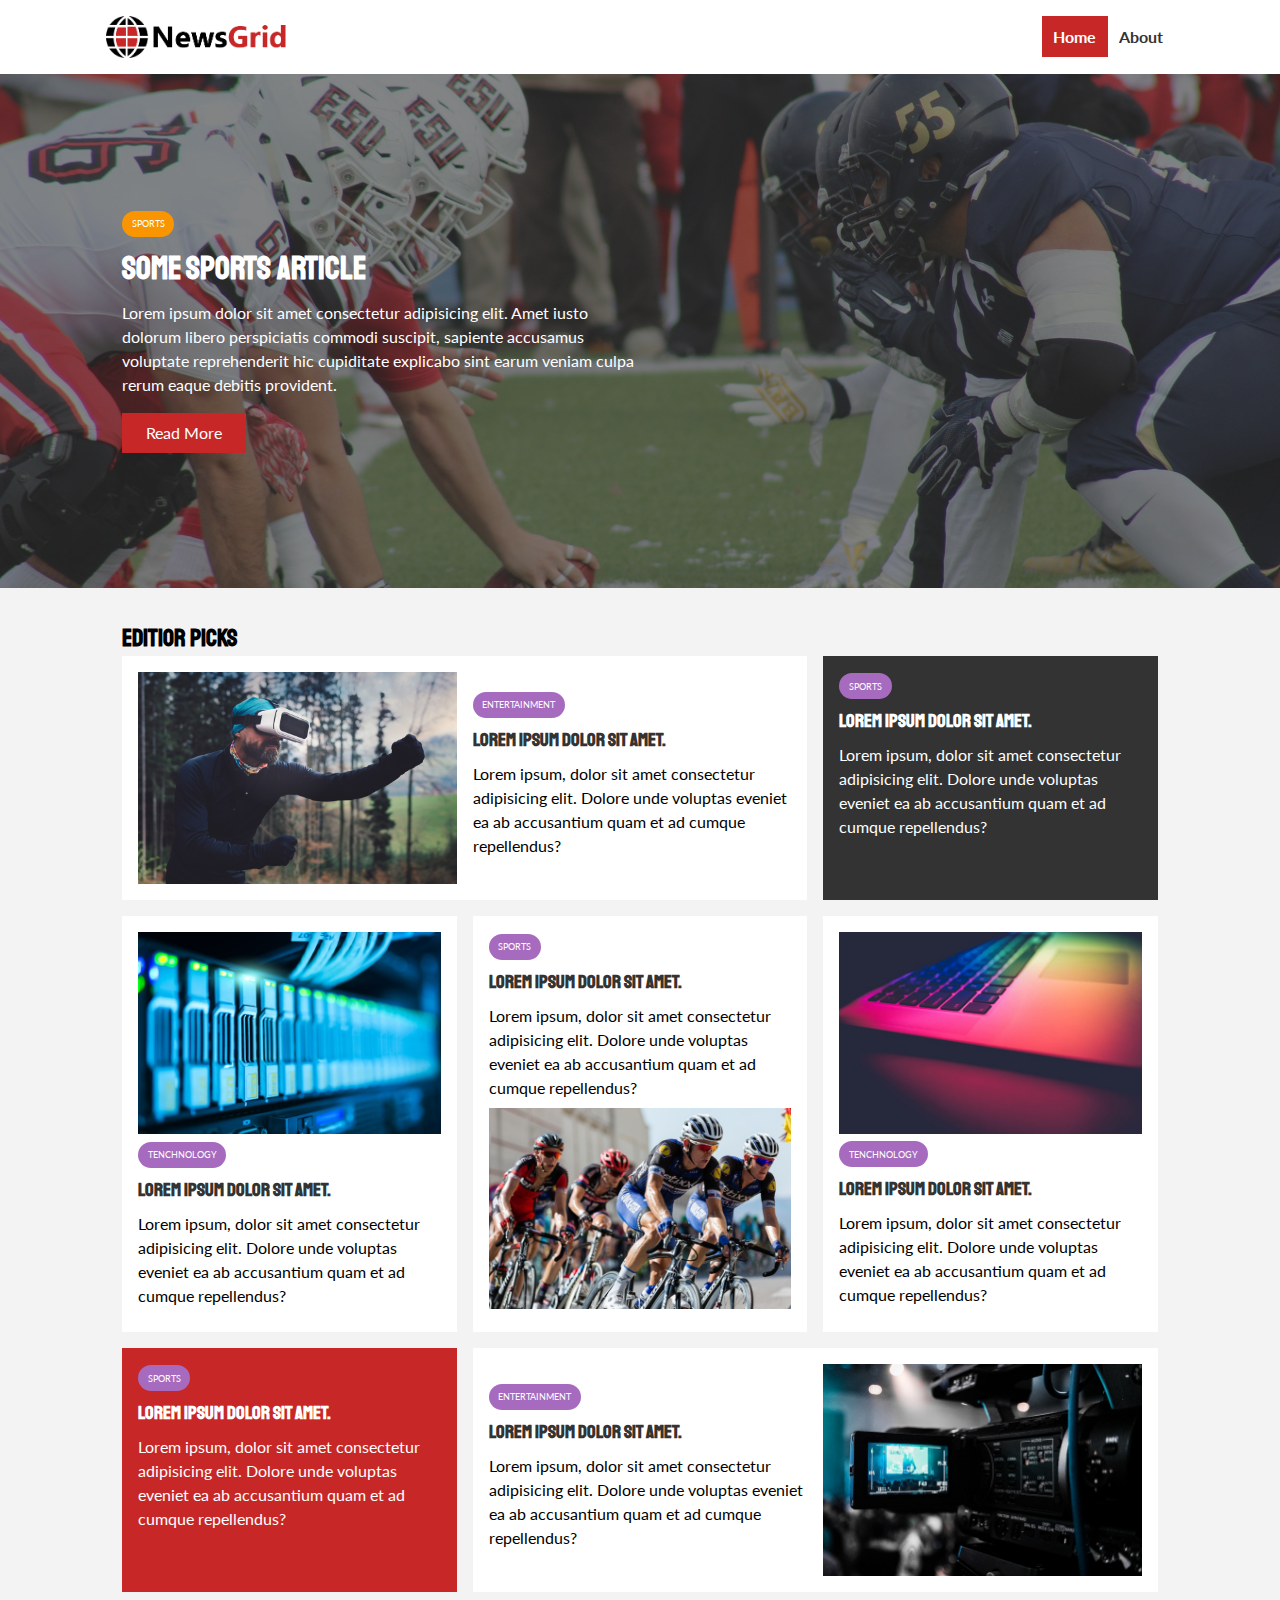
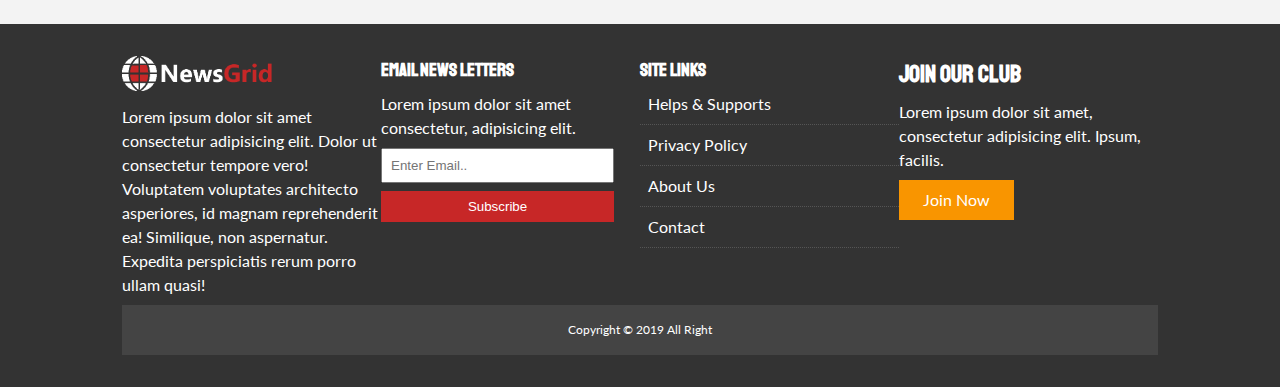
<file: index.html>
<!DOCTYPE html>
<html lang="en">
  <head>
    <meta charset="UTF-8" />
    <meta http-equiv="X-UA-Compatible" content="IE=edge" />
    <meta name="viewport" content="width=device-width, initial-scale=1.0" />
    <link
      rel="stylesheet"
      href="https://cdnjs.cloudflare.com/ajax/libs/font-awesome/6.1.2/css/all.min.css"
      integrity="sha512-1sCRPdkRXhBV2PBLUdRb4tMg1w2YPf37qatUFeS7zlBy7jJI8Lf4VHwWfZZfpXtYSLy85pkm9GaYVYMfw5BC1A=="
      crossorigin="anonymous"
      referrerpolicy="no-referrer"
    />
    <link rel="stylesheet" href="css/style.css" />
    <link
      rel="stylesheet"
      media="screen and (max-width:768px)"
      href="css/mobile.css"
    />
    <link rel="shortcut icon" type="image/x-icon" href="favicon.ico" />
    <link
      href="https://fonts.googleapis.com/css2?family=Lato&family=Staatliches&display=swap"
      rel="stylesheet"
    />

    <title>News Grid web | Latest News</title>
  </head>
  <body>
    <nav id="main-nav">
      <div class="container">
        <img src="img/logo.png" alt="NewsGrid" class="logo" />

        <div class="social">
          <a href="https://facebook.com" target="_blank"
            ><i class="fab fa-facebook fa-2x"></i
          ></a>
          <a href="https://twitter.com" target="_blank"
            ><i class="fab fa-twitter fa-2x"></i
          ></a>
          <a href="https://instagram.com" target="_blank"
            ><i class="fab fa-instagram fa-2x"></i
          ></a>
          <a href="https://youtube.com" target="_blank"
            ><i class="fab fa-youtube fa-2x"></i
          ></a>
        </div>

        <ul>
          <li><a href="index.html" class="current">Home</a></li>
          <li><a href="about.html">About</a></li>
        </ul>
      </div>
    </nav>

    <!-- showcase -->
    <header id="showcase">
      <div class="container">
        <div class="showcase-container">
          <div class="showcase-content">
            <div class="category category-sports">Sports</div>
            <h1>Some Sports Article</h1>
            <p>
              Lorem ipsum dolor sit amet consectetur adipisicing elit. Amet
              iusto dolorum libero perspiciatis commodi suscipit, sapiente
              accusamus voluptate reprehenderit hic cupiditate explicabo sint
              earum veniam culpa rerum eaque debitis provident.
            </p>
            <a href="article.html" class="btn btn-primary">Read More</a>
          </div>
        </div>
      </div>
    </header>

    <!-- ARTICLES -->
    <section id="home-articles" class="py-2">
      <div class="container">
        <h2>Editior picks</h2>
        <div class="articles-container">
          <article class="card">
            <img src="img/articles/ent1.jpg" alt="" />
            <div>
              <div class="category category-ent">Entertainment</div>
              <h3>
                <a href="article.html">Lorem ipsum dolor sit amet.</a>
              </h3>
              <p>
                Lorem ipsum, dolor sit amet consectetur adipisicing elit. Dolore
                unde voluptas eveniet ea ab accusantium quam et ad cumque
                repellendus?
              </p>
            </div>
          </article>
          <article class="card bg-dark">
            <div class="category category-ent">Sports</div>
            <h3>
              <a href="article.html">Lorem ipsum dolor sit amet.</a>
            </h3>
            <p>
              Lorem ipsum, dolor sit amet consectetur adipisicing elit. Dolore
              unde voluptas eveniet ea ab accusantium quam et ad cumque
              repellendus?
            </p>
          </article>
          <article class="card">
            <img src="./img/articles/tech1.jpg" alt="" />
            <div class="category category-ent">Tenchnology</div>
            <h3>
              <a href="article.html">Lorem ipsum dolor sit amet.</a>
            </h3>
            <p>
              Lorem ipsum, dolor sit amet consectetur adipisicing elit. Dolore
              unde voluptas eveniet ea ab accusantium quam et ad cumque
              repellendus?
            </p>
          </article>
          <article class="card">
            <div class="category category-ent">Sports</div>
            <h3>
              <a href="article.html">Lorem ipsum dolor sit amet.</a>
            </h3>
            <p>
              Lorem ipsum, dolor sit amet consectetur adipisicing elit. Dolore
              unde voluptas eveniet ea ab accusantium quam et ad cumque
              repellendus?
            </p>
            <img src="./img/articles/sports1.jpg" alt="" />
          </article>

           <article class="card">
            <img src="./img/articles/tech2.jpg" alt="" />
            <div class="category category-ent">Tenchnology</div>
            <h3>
              <a href="article.html">Lorem ipsum dolor sit amet.</a>
            </h3>
            <p>
              Lorem ipsum, dolor sit amet consectetur adipisicing elit. Dolore
              unde voluptas eveniet ea ab accusantium quam et ad cumque
              repellendus?
            </p>
          </article>

          <article class="card bg-primary">
            <div class="category category-ent">Sports</div>
            <h3>
              <a href="article.html">Lorem ipsum dolor sit amet.</a>
            </h3>
            <p>
              Lorem ipsum, dolor sit amet consectetur adipisicing elit. Dolore
              unde voluptas eveniet ea ab accusantium quam et ad cumque
              repellendus?
            </p>
          </article>
          <article class="card">
            <div>
              <div class="category category-ent">Entertainment</div>
              <h3>
                <a href="article.html">Lorem ipsum dolor sit amet.</a>
              </h3>
              <p>
                Lorem ipsum, dolor sit amet consectetur adipisicing elit. Dolore
                unde voluptas eveniet ea ab accusantium quam et ad cumque
                repellendus?
              </p>
            </div>
            <img src="img/articles/ent2.jpg" alt="" />
          </article>
        </div>
      </div>
    </section>

    <!-- Home Article -->

    <footer id="main-footer" class="py-2">
      <div class="container footer-container">
        <div>
          <img src="./img/logo_light.png" alt="newsGrid">
          <p>Lorem ipsum dolor sit amet consectetur adipisicing elit. Dolor ut consectetur tempore vero! Voluptatem voluptates architecto asperiores, id magnam reprehenderit ea! Similique, non aspernatur. Expedita perspiciatis rerum porro ullam quasi!</p>
        </div>
        <div>
          <h3>Email News Letters</h3>
          <p>Lorem ipsum dolor sit amet consectetur, adipisicing elit.</p>
          <form action="">
            <input type="email" placeholder="Enter Email..">
            <input type="submit" value="Subscribe" class="btn btn-primary">
          </form>
        </div>
        <div>
          <h3>Site Links</h3>
          <ul class="list">
            <li><a href="#">Helps & Supports</a></li>
            <li><a href="#">Privacy Policy</a></li>
            <li><a href="#">About Us</a></li>
            <li><a href="#">Contact</a></li>
          </ul>
        </div>

        <div>
          <h2>Join Our Club</h2>
          <p>Lorem ipsum dolor sit amet, consectetur adipisicing elit. Ipsum, facilis.</p>
          <a href="#" class="btn btn-secondary">Join Now</a>
        </div>
        <div>
          <p>Copyright &copy; 2019 All Right </p>
        </div>
      </div>

    </footer>


  </body>
</html>
</file>
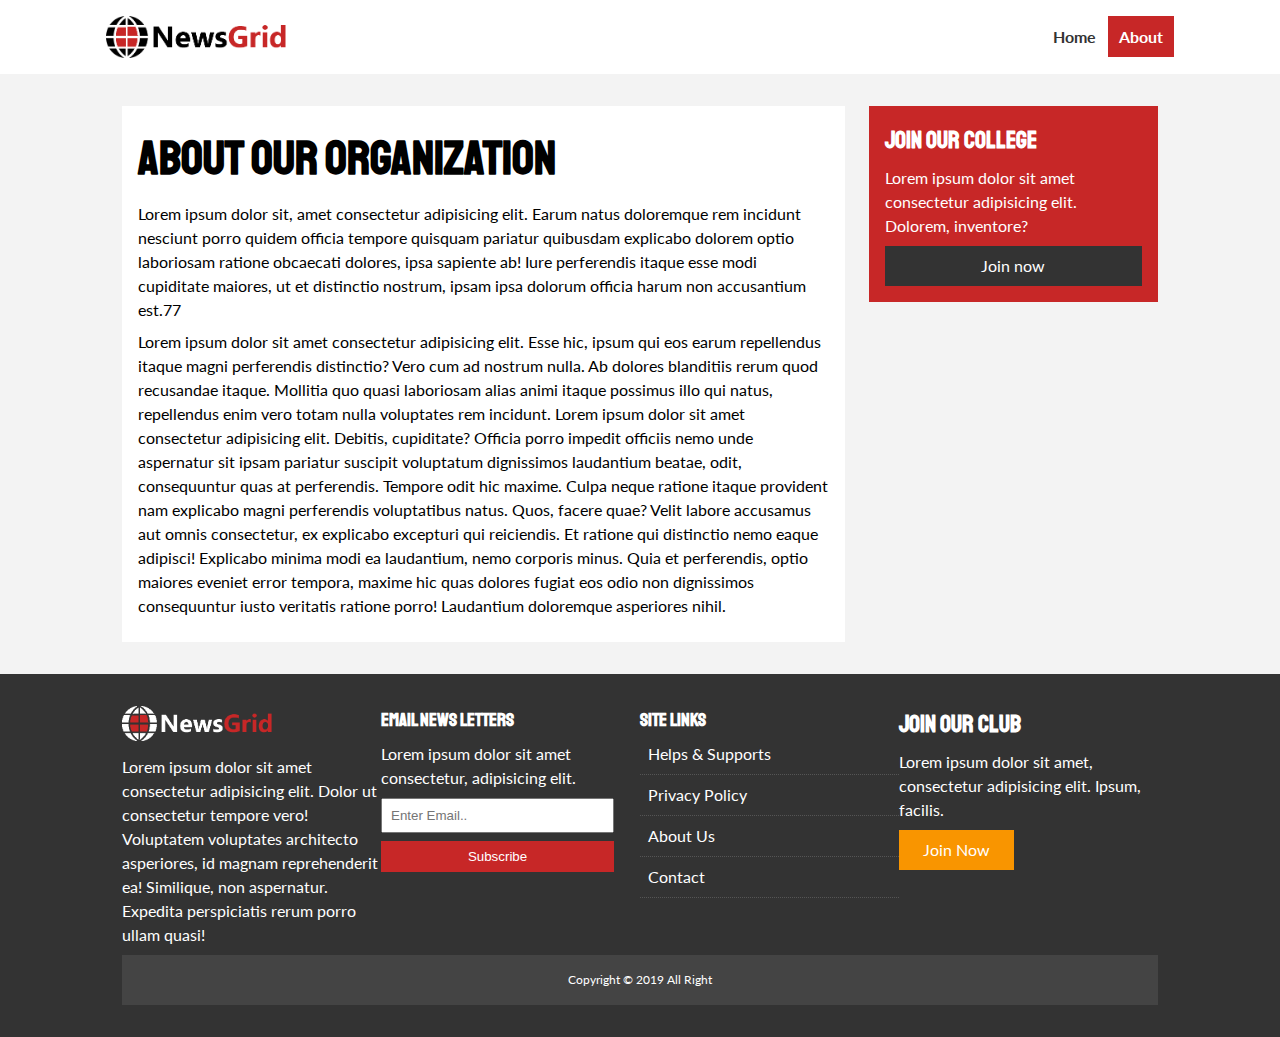
<file: about.html>
<!DOCTYPE html>
<html lang="en">
  <head>
    <meta charset="UTF-8" />
    <meta http-equiv="X-UA-Compatible" content="IE=edge" />
    <meta name="viewport" content="width=device-width, initial-scale=1.0" />
    <link
      rel="stylesheet"
      href="https://cdnjs.cloudflare.com/ajax/libs/font-awesome/6.1.2/css/all.min.css"
      integrity="sha512-1sCRPdkRXhBV2PBLUdRb4tMg1w2YPf37qatUFeS7zlBy7jJI8Lf4VHwWfZZfpXtYSLy85pkm9GaYVYMfw5BC1A=="
      crossorigin="anonymous"
      referrerpolicy="no-referrer"
    />
    <link rel="stylesheet" href="css/style.css" />
    <link
      rel="stylesheet"
      media="screen and (max-width:768px)"
      href="css/mobile.css"
    />
    <link rel="shortcut icon" type="image/x-icon" href="favicon.ico" />
    <link
      href="https://fonts.googleapis.com/css2?family=Lato&family=Staatliches&display=swap"
      rel="stylesheet"
    />

    <title>News Grid web | About </title>
  </head>
  <body>
    <nav id="main-nav">
      <div class="container">
        <img src="img/logo.png" alt="NewsGrid" class="logo" />

        <div class="social">
          <a href="https://facebook.com" target="_blank"
            ><i class="fab fa-facebook fa-2x"></i
          ></a>
          <a href="https://twitter.com" target="_blank"
            ><i class="fab fa-twitter fa-2x"></i
          ></a>
          <a href="https://instagram.com" target="_blank"
            ><i class="fab fa-instagram fa-2x"></i
          ></a>
          <a href="https://youtube.com" target="_blank"
            ><i class="fab fa-youtube fa-2x"></i
          ></a>
        </div>

        <ul>
          <li><a href="index.html" >Home</a></li>
          <li><a href="about.html" class="current">About</a></li>
        </ul>
      </div>
    </nav>

    <!-- showcase -->
    <section id="about">
        <div class="container">
            <div class="page-container">
                <article class="card">
                    <h1 class="l-heading">About Our Organization</h1>
                    <p>Lorem ipsum dolor sit, amet consectetur adipisicing elit. Earum natus doloremque rem incidunt nesciunt porro quidem officia tempore quisquam pariatur quibusdam explicabo dolorem optio laboriosam ratione obcaecati dolores, ipsa sapiente ab! Iure perferendis itaque esse modi cupiditate maiores, ut et distinctio nostrum, ipsam ipsa dolorum officia harum non accusantium est.77</p>
                    <p>Lorem ipsum dolor sit amet consectetur adipisicing elit. Esse hic, ipsum qui eos earum repellendus itaque magni perferendis distinctio? Vero cum ad nostrum nulla. Ab dolores blanditiis rerum quod recusandae itaque. Mollitia quo quasi laboriosam alias animi itaque possimus illo qui natus, repellendus enim vero totam nulla voluptates rem incidunt. Lorem ipsum dolor sit amet consectetur adipisicing elit. Debitis, cupiditate? Officia porro impedit officiis nemo unde aspernatur sit ipsam pariatur suscipit voluptatum dignissimos laudantium beatae, odit, consequuntur quas at perferendis. Tempore odit hic maxime. Culpa neque ratione itaque provident nam explicabo magni perferendis voluptatibus natus. Quos, facere quae? Velit labore accusamus aut omnis consectetur, ex explicabo excepturi qui reiciendis. Et ratione qui distinctio nemo eaque adipisci! Explicabo minima modi ea laudantium, nemo corporis minus. Quia et perferendis, optio maiores eveniet error tempora, maxime hic quas dolores fugiat eos odio non dignissimos consequuntur iusto veritatis ratione porro! Laudantium doloremque asperiores nihil.</p>
                </article>

                <aside class="card bg-primary">
                    <h2>Join Our College</h2>
                    <p>Lorem ipsum dolor sit amet consectetur adipisicing elit. Dolorem, inventore?</p>
                    <a href="#" class="btn btn-dark btn-block">Join now</a>
                </aside>
            </div>
        </div>
    </section>
    <!-- ARTICLES -->
   
    <!-- Home Article -->

    <footer id="main-footer" class="py-2">
      <div class="container footer-container">
        <div>
          <img src="./img/logo_light.png" alt="newsGrid">
          <p>Lorem ipsum dolor sit amet consectetur adipisicing elit. Dolor ut consectetur tempore vero! Voluptatem voluptates architecto asperiores, id magnam reprehenderit ea! Similique, non aspernatur. Expedita perspiciatis rerum porro ullam quasi!</p>
        </div>
        <div>
          <h3>Email News Letters</h3>
          <p>Lorem ipsum dolor sit amet consectetur, adipisicing elit.</p>
          <form action="">
            <input type="email" placeholder="Enter Email..">
            <input type="submit" value="Subscribe" class="btn btn-primary">
          </form>
        </div>
        <div>
          <h3>Site Links</h3>
          <ul class="list">
            <li><a href="#">Helps & Supports</a></li>
            <li><a href="#">Privacy Policy</a></li>
            <li><a href="#">About Us</a></li>
            <li><a href="#">Contact</a></li>
          </ul>
        </div>

        <div>
          <h2>Join Our Club</h2>
          <p>Lorem ipsum dolor sit amet, consectetur adipisicing elit. Ipsum, facilis.</p>
          <a href="#" class="btn btn-secondary">Join Now</a>
        </div>
        <div>
          <p>Copyright &copy; 2019 All Right </p>
        </div>
      </div>

    </footer>


  </body>
</html>
</file>
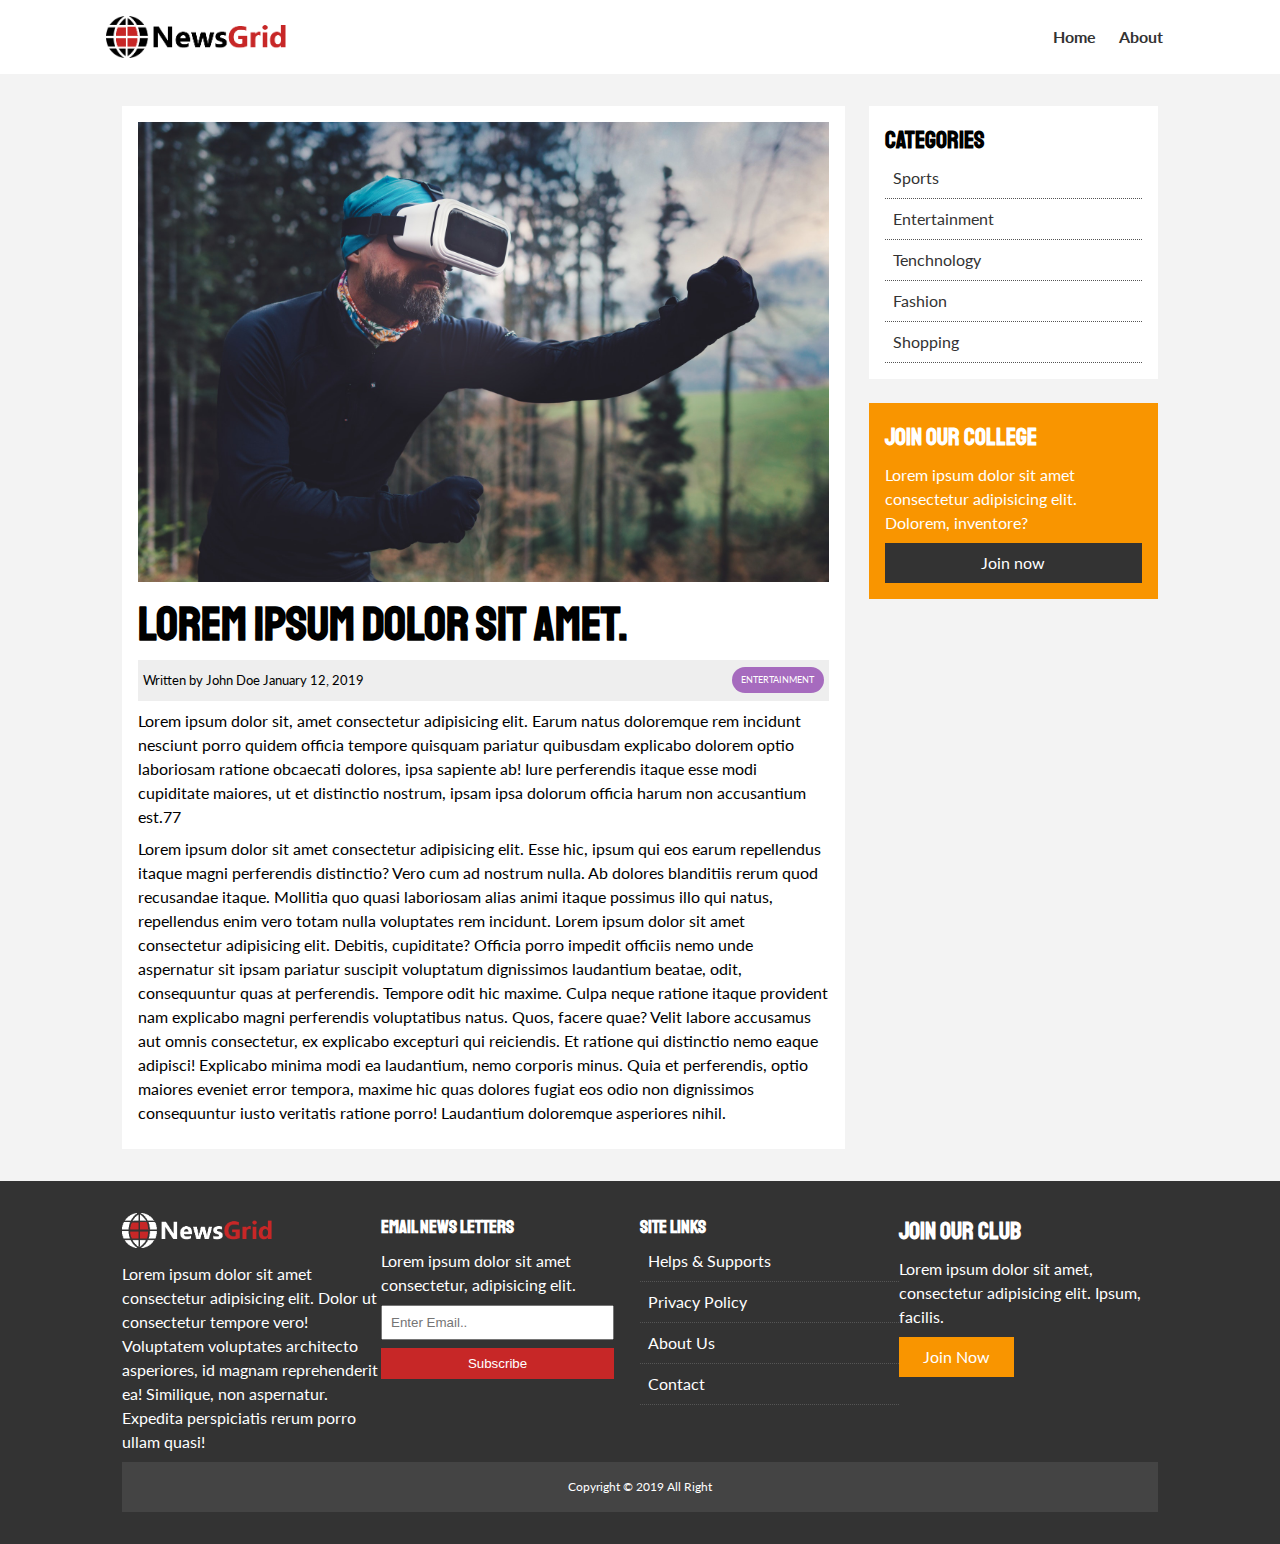
<file: article.html>
<!DOCTYPE html>
<html lang="en">
  <head>
    <meta charset="UTF-8" />
    <meta http-equiv="X-UA-Compatible" content="IE=edge" />
    <meta name="viewport" content="width=device-width, initial-scale=1.0" />
    <link
      rel="stylesheet"
      href="https://cdnjs.cloudflare.com/ajax/libs/font-awesome/6.1.2/css/all.min.css"
      integrity="sha512-1sCRPdkRXhBV2PBLUdRb4tMg1w2YPf37qatUFeS7zlBy7jJI8Lf4VHwWfZZfpXtYSLy85pkm9GaYVYMfw5BC1A=="
      crossorigin="anonymous"
      referrerpolicy="no-referrer"
    />
    <link rel="stylesheet" href="css/style.css" />
    <link
      rel="stylesheet"
      media="screen and (max-width:768px)"
      href="css/mobile.css"
    />
    <link rel="shortcut icon" type="image/x-icon" href="favicon.ico" />
    <link
      href="https://fonts.googleapis.com/css2?family=Lato&family=Staatliches&display=swap"
      rel="stylesheet"
    />

    <title>News Grid web | Article </title>
  </head>
  <body>
    <nav id="main-nav">
      <div class="container">
        <img src="img/logo.png" alt="NewsGrid" class="logo" />

        <div class="social">
          <a href="https://facebook.com" target="_blank"
            ><i class="fab fa-facebook fa-2x"></i
          ></a>
          <a href="https://twitter.com" target="_blank"
            ><i class="fab fa-twitter fa-2x"></i
          ></a>
          <a href="https://instagram.com" target="_blank"
            ><i class="fab fa-instagram fa-2x"></i
          ></a>
          <a href="https://youtube.com" target="_blank"
            ><i class="fab fa-youtube fa-2x"></i
          ></a>
        </div>

        <ul>
          <li><a href="index.html" >Home</a></li>
          <li><a href="about.html" >About</a></li>
        </ul>
      </div>
    </nav>

    <!-- About -->
    <section id="article">
        <div class="container">
            <div class="page-container">
                <article class="card">
                    <img src="img/articles/ent1.jpg" alt="">
                    <h1 class="l-heading">Lorem ipsum dolor sit amet.</h1>
                    <div class="meta">
                        <small>
                            <i class="fas fa-user"></i>Written by John Doe January 12, 2019
                        </small>
                        <div class="category category-ent">Entertainment</div>
                    </div>


                    <p>Lorem ipsum dolor sit, amet consectetur adipisicing elit. Earum natus doloremque rem incidunt nesciunt porro quidem officia tempore quisquam pariatur quibusdam explicabo dolorem optio laboriosam ratione obcaecati dolores, ipsa sapiente ab! Iure perferendis itaque esse modi cupiditate maiores, ut et distinctio nostrum, ipsam ipsa dolorum officia harum non accusantium est.77</p>
                    <p>Lorem ipsum dolor sit amet consectetur adipisicing elit. Esse hic, ipsum qui eos earum repellendus itaque magni perferendis distinctio? Vero cum ad nostrum nulla. Ab dolores blanditiis rerum quod recusandae itaque. Mollitia quo quasi laboriosam alias animi itaque possimus illo qui natus, repellendus enim vero totam nulla voluptates rem incidunt. Lorem ipsum dolor sit amet consectetur adipisicing elit. Debitis, cupiditate? Officia porro impedit officiis nemo unde aspernatur sit ipsam pariatur suscipit voluptatum dignissimos laudantium beatae, odit, consequuntur quas at perferendis. Tempore odit hic maxime. Culpa neque ratione itaque provident nam explicabo magni perferendis voluptatibus natus. Quos, facere quae? Velit labore accusamus aut omnis consectetur, ex explicabo excepturi qui reiciendis. Et ratione qui distinctio nemo eaque adipisci! Explicabo minima modi ea laudantium, nemo corporis minus. Quia et perferendis, optio maiores eveniet error tempora, maxime hic quas dolores fugiat eos odio non dignissimos consequuntur iusto veritatis ratione porro! Laudantium doloremque asperiores nihil.</p>
                </article>
                <aside id="categories" class="card">
                    <h2>Categories</h2>
                    <ul class="list">
                        <li><a href="#"><i class="fas fa-chevron-right"></i>Sports</a></li>
                        <li><a href="#"><i class="fas fa-chevron-right"></i>Entertainment</a></li>
                        <li><a href="#"><i class="fas fa-chevron-right"></i>Tenchnology</a></li>
                        <li><a href="#"><i class="fas fa-chevron-right"></i>Fashion</a></li>
                        <li><a href="#"><i class="fas fa-chevron-right"></i>Shopping</a></li>
                    </ul>
                </aside>
                <aside class="card bg-secondary">
                    <h2>Join Our College</h2>
                    <p>Lorem ipsum dolor sit amet consectetur adipisicing elit. Dolorem, inventore?</p>
                    <a href="#" class="btn btn-dark btn-block">Join now</a>
                </aside>
            </div>
        </div>
    </section>
    <!-- ARTICLES -->
   
    <!-- Home Article -->

    <footer id="main-footer" class="py-2">
      <div class="container footer-container">
        <div>
          <img src="./img/logo_light.png" alt="newsGrid">
          <p>Lorem ipsum dolor sit amet consectetur adipisicing elit. Dolor ut consectetur tempore vero! Voluptatem voluptates architecto asperiores, id magnam reprehenderit ea! Similique, non aspernatur. Expedita perspiciatis rerum porro ullam quasi!</p>
        </div>
        <div>
          <h3>Email News Letters</h3>
          <p>Lorem ipsum dolor sit amet consectetur, adipisicing elit.</p>
          <form action="">
            <input type="email" placeholder="Enter Email..">
            <input type="submit" value="Subscribe" class="btn btn-primary">
          </form>
        </div>
        <div>
          <h3>Site Links</h3>
          <ul class="list">
            <li><a href="#">Helps & Supports</a></li>
            <li><a href="#">Privacy Policy</a></li>
            <li><a href="#">About Us</a></li>
            <li><a href="#">Contact</a></li>
          </ul>
        </div>

        <div>
          <h2>Join Our Club</h2>
          <p>Lorem ipsum dolor sit amet, consectetur adipisicing elit. Ipsum, facilis.</p>
          <a href="#" class="btn btn-secondary">Join Now</a>
        </div>
        <div>
          <p>Copyright &copy; 2019 All Right </p>
        </div>
      </div>

    </footer>


  </body>
</html>
</file>
<file: css/style.css>
:root{
    --primary-color: #c72727;
    --secondary-color: #f99500;
    --light-color: #f3f3f3;
    --dark-color: #333;
    --max-width: 1100px;
}

.category{
    --sports-color: #f99500;
    --ent-color: #a66bbe;
    --tech-color: #009cff;
}

*{
    margin: 0;
    padding: 0;
    box-sizing: border-box;
}
body{
    font-family: "Lato", sans-serif;
    line-height: 1.5;
    background: var(--light-color);
}

a{
    color: #333;
    text-decoration: none;
}
ul{
    list-style: none;
}
p{
    margin: .5rem 0;
}
img{
    width: 100%;
}
h1, h2, h3, h4, h5, h6{
    font-family: "staatliches", cursive;
}
/* utility */
.container{
    max-width: var(--max-width);
    margin: auto;
    padding: 0 2rem;
    overflow: hidden;
}
.category{
    display: inline-block;
    color: #fff;
    font-size: .55rem;
    text-transform: uppercase;
    padding: 0.4rem 0.6rem;
    border-radius: 15px;
    margin-bottom: 0.5rem;
}
.category-sports { background: var(--sports-color) }
.category-ent { background: var(--ent-color) }
.category-tech { background: var(--tech-color) }

.btn{
    display: inline-block;
    border: none;
    background: var(--dark-color);
    color: #fff;
    padding: 0.5rem 1.5rem;
}

.btn-light{background: var(--light-color);}
.btn-primary{background: var(--primary-color);}
.btn-secondary{background: var(--secondary-color);}

.btn-block{
    display: block;
    width: 100%;
    text-align: center;
}
.btn:hover{
    opacity: 0.9;
}


.card{
    background: #fff;
    padding: 1rem;
}
.bg-primary{
    background: var(--primary-color);
    color: #fff;
}
.bg-secondary{
    background: var(--secondary-color);
    color: #fff;
}
.bg-dark{
    background: var(--dark-color);
    color: #fff;
}
.py-1{padding: 1.5rem 0;}
.py-2{padding: 2rem 0;}
.py-3{padding: 3rem 0;}
.p-1{padding: 1.5rem;}
.p-2{padding: 2rem;}
.p-3{padding: 3rem;}

.l-heading{
    font-size: 3rem;
}

.bg-dark h1,
.bg-dark h2,
.bg-dark h3,
.bg-dark a,
.bg-primary h1,
.bg-primary h2,
.bg-primary h3,
.bg-primary a,
.bg-secondary h1,
.bg-secondary h2,
.bg-secondary h3,
.bg-secondary a {
  color: #fff;
}

.list li{
    padding: .5rem;
    border-bottom: #555 dotted 1px;
}
.list li a:hover{
    color: var(--primary-color) !important;
}
/* Inner page container  */
.page-container{
    display: grid;
    grid-template-columns: 5fr 2fr;
    margin: 2rem 0;
    grid-gap: 1.5rem;
}
.page-container > *:first-child{
    grid-row: 1 /span 3
}

/* Navigation */

#main-nav{
   background: #fff; 
   position: sticky;
   top: 0;
   z-index: 2;
}
#main-nav .container{
    display: grid;
    grid-template-columns: 6fr 3fr 2fr;
    padding: 1rem;
    align-items: center; 
}
#main-nav .logo{
    width: 180px;
}
#main-nav ul{
    justify-self: end;
    display: flex;
}
#main-nav li a{
    padding: .7rem;
    font-weight: bold;
}
#main-nav ul li a.current{
    background-color: var(--primary-color);
    color: #fff;
}
#main-nav ul li a.current:hover{
    background:var(--light-color);
    color: var(--dark-color);
}
#main-nav .social{
    justify-self: center;

}
#main-nav .social i{
    color: #777;
    margin-right: .5rem;
}

/* Showcae  */

#showcase {
  color: #fff;
  background: #333;
  padding: 2rem;
  position: relative;
}

#showcase:before {
  content: '';
  background: url('../img/featured.jpg') no-repeat center center/cover;
  position: absolute;
  top: 0;
  left: 0;
  width: 100%;
  height: 100%;
  opacity: 0.4;
}

#showcase .showcase-container {
  display: grid;
  grid-template-columns: repeat(2, 1fr);
  justify-content: center;
  align-items: center;
  height: 50vh;
}

#showcase .showcase-content {
  z-index: 1;
}

#showcase .showcase-content p {
  margin-bottom: 1rem;
}


/* Home articles */

#home-articles .articles-container{
    display:grid;
    grid-template-columns: repeat(3,1fr);
    grid-gap: 1rem;
}

#home-articles .articles-container > *:first-child,
#home-articles .articles-container > *:last-child
{
    display: grid;
    grid-template-columns: repeat(2, 1fr);
    grid-gap: 1rem;
    align-items: center;
    grid-column: 1 /span 2;
}
#home-articles .articles-container > *:last-child{
 grid-column: 2 /span 2;
}
#article .meta{
    display: flex;
    justify-content: space-between;
    align-items: center;
    background: #eee;
    padding: 0 5px;
}

#article .meta .category {
    margin-top: 0.4rem;
}
/* Footer */

#main-footer{
    background: var(--dark-color);
    color: #fff;
}
#main-footer img{
    width: 150px;
}
#main-footer a{
    color: #fff;
}

#main-footer .footer-container{
    display: grid;
    grid-template-columns: repeat(4, 1fr);
    grid-gap: 1.rem;
}

#main-footer .footer-container > *:last-child{
    background: #444;
    grid-column: 1 / span 4;
    padding: .5rem;
    text-align: center;
    font-size: 0.75rem;
}

#main-footer .footer-container input[type="email"]{
    width: 90%;
    padding: 0.5rem;
    margin-bottom: 0.5rem;
}
#main-footer .footer-container input[type="submit"]{
    width: 90%;
}
</file>
<file: css/mobile.css>
/* Navigation */

#main-nav .social {
    display: none;
}

#main-nav .container{
   grid-template-columns: 1fr; 
   grid-gap: 1.2rem;
} 

#main-nav ul,
#main-nav .logo {
    justify-self: center;
}

#main-nav ul li a{
    padding: 0.5rem;
}

#home-articles .articles-container{
    grid-template-columns: repeat(2, 1fr);
}
#home-articles .articles-container > *:first-child,
#home-articles .articles-container > *:last-child{
    grid-template-columns: 1fr;
    grid-column: 1;
}


@media (max-width: 600px) {
    /* Stack Grid items */
    #showcase .showcase-container,
     #home-articles .articles-container{
        grid-template-columns: 1fr;
    }
    #main-footer .footer-container{
        grid-template-columns: 1fr;
    }   
    #main-footer .footer-container > *:last-child{
        grid-column: 1;
    }

    #main-footer .footer-container > *{
        border-bottom: #444 dotted 1px;
        padding-bottom: 1rem;
    }
    #main-footer .footer-container > *:last-child, 
    #main-footer .footer-container > *:nth-child(3),
    #main-footer .footer-container > *:nth-child(3){
         border-bottom: none;
    }

    .page-container {
        grid-template-columns: 1fr;
        text-align: center;
    }
    .page-container > *:first-child{
    grid-row: 1 ;
    }
    .l-heading{
        font-size: 2rem;
    }
    }
</file>
